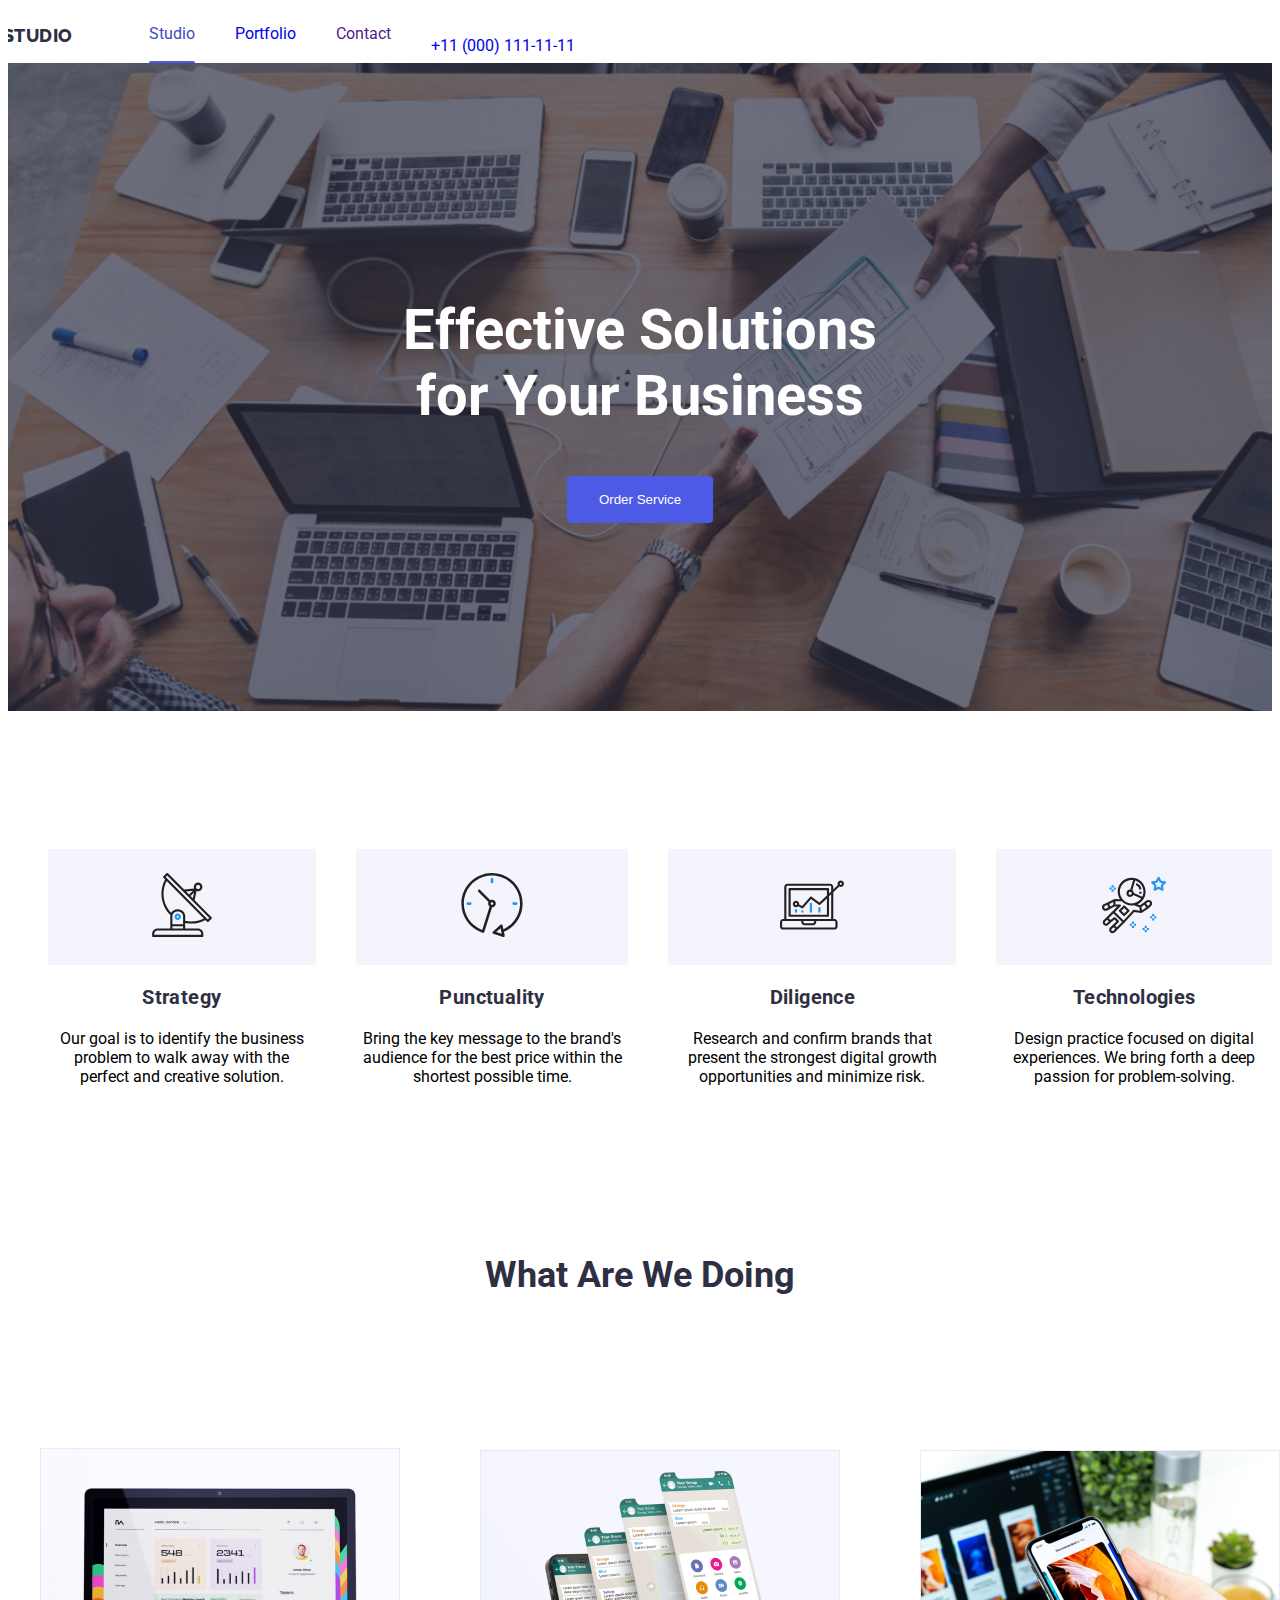
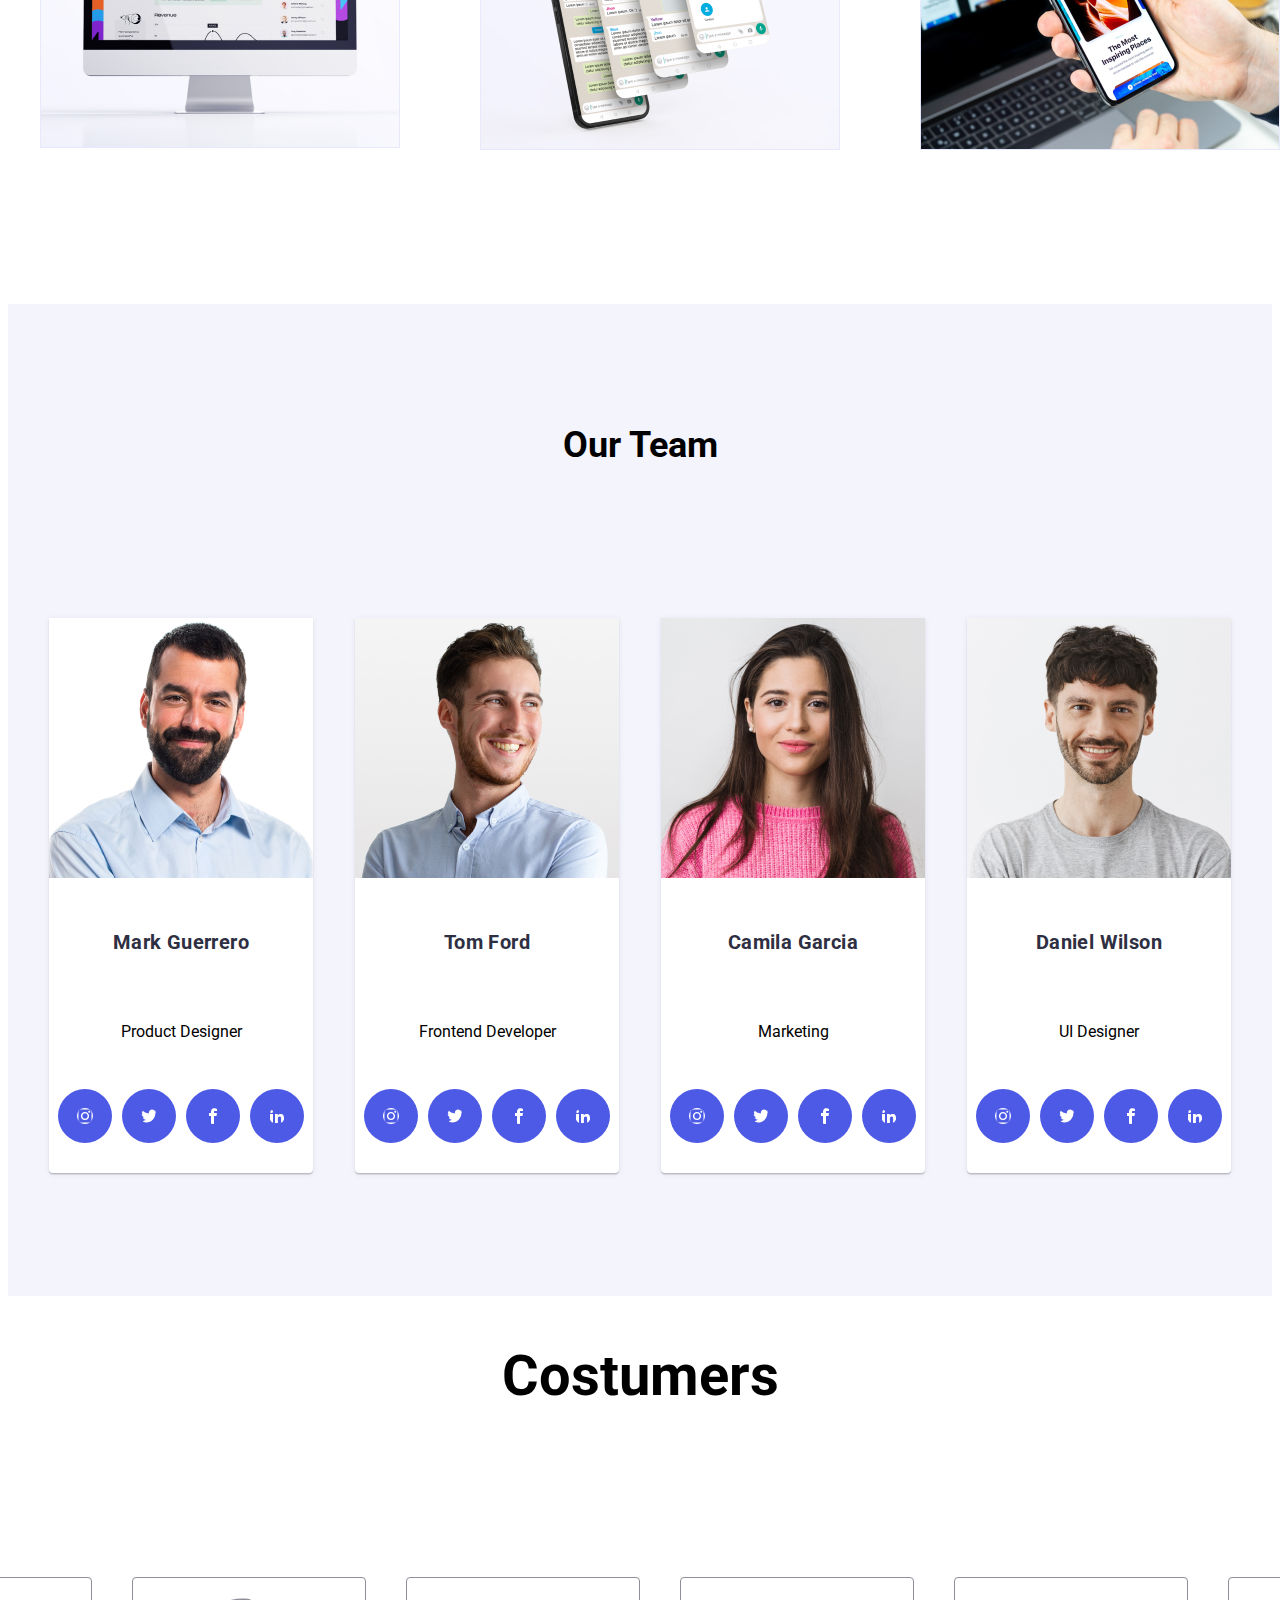
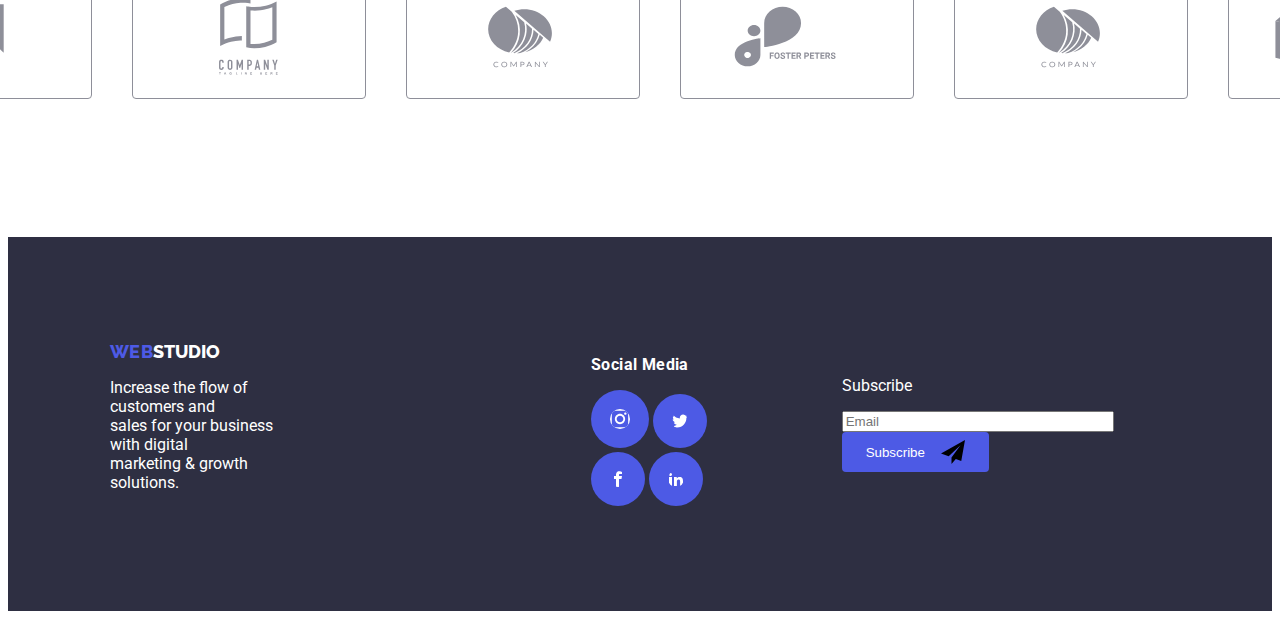
<file: index.html>
<!DOCTYPE html>
<html lang="en">
  <head>
    <meta charset="UTF-8" />
    <meta http-equiv="X-UA-Compatible" content="IE=edge" />
    <meta name="viewport" content="width=device-width, initial-scale=1.0" />
    <title>Homework5</title>
    <link rel="preconnect" href="https://fonts.googleapis.com" />
    <link rel="preconnect" href="https://fonts.gstatic.com" crossorigin />
    <link href="https://fonts.googleapis.com/css2?family=Raleway:wght@800&family=Roboto:wght@400;500;700;900&display=swap" rel="stylesheet" />
    <link rel="stylesheet" href="css/style.css" />

  </head>
  <body>
    <header class="uno">
      <div class="dos">
        <a href="#WEBSTUDIO" class="logo"><span>WEB</span>STUDIO</a>
        <nav class="information">
            <ul class="toraul">
              <li>
                <a href="index.html" class="link nav-link active">Studio</a>
            </li>
            <li>
                <a href="portfolio.html" class="link nav-link">Portfolio</a>
            </li>
            <li>
                <a href="" class="link nav-link">Contact</a>
            </li>
            </ul>
        </nav>
        <div>
          <a class="mai" href="mailto:info@devstudio.com">info@devstudio.com</a>
          <a class="tee" class="tel" href="tel:+110001111111">+11 (000) 111-11-11</a>
      </div>
      </div>
      <div class="telmail">
       
      </div>
    </header>

    <main>
      <section class="effective">
        <h2>Effective Solutions <br>for Your Business </br></h2>
        <button type="button" class="hero-btn" data-modal-open>Order Service</button>
        <div class="backdrop is-hidden" data-modal>
              <div class="modal">
                <button type="button" class="modal-close-btn" data-modal-close>X</button>
                    <svg width="18" height="18" class="service-icon">
                      <use href="./images/icons.svg#close"></use>
                    </svg>
                  
                <h3 class="modalheader">Leave your contacts and we will call you back</h3>
                
                <form class="service-form">
                    <label for="name" class="service-label">
                      <span class="input-label">Name</span>
                      <input type="text" class="service-input" />
                      <svg width="18" height="18" class="service-icon">
                        <use href="./images/icons.svg#person"></use>
                        </svg>
                    </label>
                </form>
                <form class="service-form">
                  <label for="name" class="service-label">
                    <span class="input-label">Phone</span>
                    <input type="text" class="service-input" />
                    <svg width="18" height="18" class="service-icon">
                      <use href="./images/icons.svg#phone"></use>
                    </svg>
                  </label>
                </form>
                <form class="service-form">
                  <label for="name" class="service-label">
                    <span class="input-label">Email</span>
                    <input type="text" class="service-input" />
                    <svg width="18" height="18" class="service-icon">
                      <use href="./images/icons.svg#email"></use>
                    </svg>
                  </label>
                </form>
                <form class="service-form">
                  <label for="comment" class="service-label">
                    <span class="input-label">Comment</span>
                    <textarea class="service-input-textarea" rows="8" placeholder="Text input" ></textarea>
                   </label>

                <label for="agree" class="service-agree">
                  <input type="checkbox" name="agree" class="agree-checkbox" />
                   <svg width="16" height="16" class="agree-check-icon ">
                      <use href="./images/icons.svg#checkbox"></use>
                    </svg>
                    <span class="agree-text">I accept the terms and conditions of the <a href="#">Privacy Policy</a></span>
                </label>
                <button class="modal-send" >Send</button> 
                </form>

              </div>
          </div> 
      </section>

      <section class="strat">
        <div class="stratcom">
            <ul class="toraulin">
              <li>
                <li class="textdesign">  
                  <div class="antenna">
                    <svg width="64" height="64" >
                      <use href="./images/icons.svg#antenna-1 "></use>
                    </svg>
                  </div>              
                  <h3>Strategy</h3>
                    <p>
                    Our goal is to identify the business problem to walk away with the
                    perfect and creative solution.
                    </p>
                </li>                                
                <li>
                  <div class="clock">
                    <svg width="64" height="64">
                       <use href="./images/icons.svg#clock-1 "></use>
                    </svg>
                  </div>
                    <h3>Punctuality</h3>
                    <p>
                    Bring the key message to the brand's audience for the best price
                    within the shortest possible time.
                    </p>
                  </li>  
                               
                  <li>
                    <div class="clock">
                      <svg width="64" height="64">
                         <use href="./images/icons.svg#diagram-1 "></use>
                      </svg>
                    </div>
                      <h3>Diligence</h3>
                    <p>
                    Research and confirm brands that present the strongest digital
                    growth opportunities and minimize risk.
                    </p>
                  </li>
                 
                   <li>
                    <div class="clock">
                      <svg width="64" height="64">
                         <use href="./images/icons.svg#astronaut-1 "></use>
                      </svg>
                    </div>
                     <h3>Technologies</h3>
                    <p>
                     Design practice focused on digital experiences. We bring forth a
                     deep passion for problem-solving.
                     </p>
                    </li>

              </li>        
            </ul>
        </div>

        <div >
          <h2 class="doing">What Are We Doing</h2>
          <div>
            <ul class="toraulin">
              <li>
                <li><img src="images/img1.jpg" alt="monitor" width="360px" height="300px"></li>
                <li></li><img src="images/img 2.jpg" alt="screen layer" width="360px" height="300px"></li>
                <li></li><img src="images/img 3.jpg" alt="phone" width="360px" height="300px"></li>
              </li>     
            </ul>
          </div>
        </div>
      </section>

      <section class="damas">
        <h2 class="team">Our Team</h2>
          <ul class= "toraulin">
                <li class="employee" >                
                    <img class="mark guerrero" src="images/per1.png" alt="mark guerrero">
                    <h3>Mark Guerrero</h3>
                    <p>Product Designer</p>
                    <div class="groupicons">
                      <a class="iconstwo">  
                          <svg width="16" height="16" class="faceicon">
                          <use xlink:href="./images/icons.svg#instagram"></use>
                          </svg>
                          <svg width="16" height="16" class="faceicon">
                          <use xlink:href="./images/icons.svg#twitter-1"></use>
                          </svg>
                          <svg width="16" height="16" class="faceicon">
                          <use xlink:href="./images/icons.svg#facebook"></use>
                          </svg>
                          <svg width="16" height="16" class="faceicon">
                          <use xlink:href="./images/icons.svg#linkedin2"></use>
                          </svg>
                      </a>
                    </div>

                </li>
                <li class="employee" >                
                  <img src="images/per2.jpg" alt="tom ford">
                    <h3>Tom Ford</h3>
                    <p>Frontend Developer</p>
                  <div class="groupicons" >
                    <a class="iconstwo">  
                        <svg width="16" height="16" class="faceicon">
                        <use xlink:href="./images/icons.svg#instagram"></use>
                        </svg>
                        <svg width="16" height="16" class="faceicon">
                        <use xlink:href="./images/icons.svg#twitter-1"></use>
                        </svg>
                        <svg width="16" height="16" class="faceicon">
                        <use xlink:href="./images/icons.svg#facebook"></use>
                        </svg>
                        <svg width="16" height="16" class="faceicon">
                        <use xlink:href="./images/icons.svg#linkedin2"></use>
                        </svg>
                    </a>
                  </div>
               </li>
                
              </li>
              <li class="employee" >                
                  <img src="images/per3.jpg" alt="camila garcia">
                  <h3>Camila Garcia</h3>
                  <p>Marketing</p>
                  <div class="groupicons" >
                     <a class="iconstwo">  
                            <svg width="16" height="16" class="faceicon">
                             <use xlink:href="./images/icons.svg#instagram"></use>
                            </svg>
                            <svg width="16" height="16" class="faceicon">
                              <use xlink:href="./images/icons.svg#twitter-1"></use>
                            </svg>
                              <svg width="16" height="16" class="faceicon">
                           <use xlink:href="./images/icons.svg#facebook"></use>
                            </svg>
                           <svg width="16" height="16" class="faceicon">
                              <use xlink:href="./images/icons.svg#linkedin2"></use>
                           </svg>
                      </a>
                   </div>
             </li>

             <li class="employee" >                
              <img src="images/per4.jpg" alt="daniel wilson">
                <h3>Daniel Wilson</h3>
                <p>UI Designer</p>
              <div class="groupicons" >
                <a class="iconstwo">  
                    <svg width="16" height="16" class="faceicon">
                    <use xlink:href="./images/icons.svg#instagram"></use>
                    </svg>
                    <svg width="16" height="16" class="faceicon">
                    <use xlink:href="./images/icons.svg#twitter-1"></use>
                    </svg>
                    <svg width="16" height="16" class="faceicon">
                    <use xlink:href="./images/icons.svg#facebook"></use>
                    </svg>
                    <svg width="16" height="16" class="faceicon">
                    <use xlink:href="./images/icons.svg#linkedin2"></use>
                    </svg>
                </a>
              </div>
           </li>                  
      </section>
 
      <section class="costumerin">       
          <h2>Costumers</h2>                   
              <ul class="cosicon">
                
                 <a class="cosicon1">  
                    <svg width="164" height="88" class="logo1costumer">
                        <use xlink:href="./images/icons.svg#Logo-6"></use>
                          </svg>

                        <svg width="104" height="64" class="logo1costumer">
                          <use xlink:href="./images/icons.svg#Logo-4"></use>
                        </svg>

                        <svg width="104" height="64" class="logo1costumer">
                          <use xlink:href="./images/icons.svg#Logo-5"></use>
                        </svg>

                        <svg width="104" height="64" class="logo1costumer">
                          <use xlink:href="./images/icons.svg#Logo-2"></use>
                        </svg>

                        <svg width="104" height="64" class="logo1costumer">
                          <use xlink:href="./images/icons.svg#Logo-3"></use>
                        </svg>

                        <svg width="104" height="64" class="logo1costumer">
                                <use xlink:href="./images/icons.svg#Logo-1"></use>
                         </svg>
                  </a>
              </ul>
      </section>
              
    </main>
 
    <footer class="containerf">
      <div>
        <div>
          <a href="#WEBSTUDIO" class="logo2"><span>WEB</span>STUDIO</a>
            <p class="footp">Increase the flow of customers and 
             <br>sales for your business with digital 
              <br>marketing & growth solutions. </br>
                </p>
              </div>
        </div>
        <div class="media">
          <h3 class="socmed">Social Media</h3>
          <div class="groupiconsf">
            <a class="iconstwo2f">
              <svg width="20" height="20" class="faceiconf">
                <use xlink:href="./images/icons.svg#instagram"></use>
              </svg>
              <svg width="16" height="16" class="faceiconf">
                <use xlink:href="./images/icons.svg#twitter-1"></use>
              </svg>
              <svg width="16" height="16" class="faceiconf">
                <use xlink:href="./images/icons.svg#facebook"></use>
              </svg>
              <svg width="16" height="16" class="faceiconf">
                <use xlink:href="./images/icons.svg#linkedin2"></use>
              </svg>
            </a>
            </div>
          </div>
          <div class="footer-sub">
            <p class="footer-subscribe-text">Subscribe</p>
            <form>
              <input type="text" placeholder="Email" class="input-sub" />
              <button class="btn-sub">
                Subscribe
                <svg width="24" height="24">
                  <use href="./images/icons.svg#send"></use>
                </svg>
              </button>
            </form>
          </div>
      </div>         
    </footer>
    <script type="text/javascript" src="./js/modal.js"></script>
  </body>
</html>
</file>
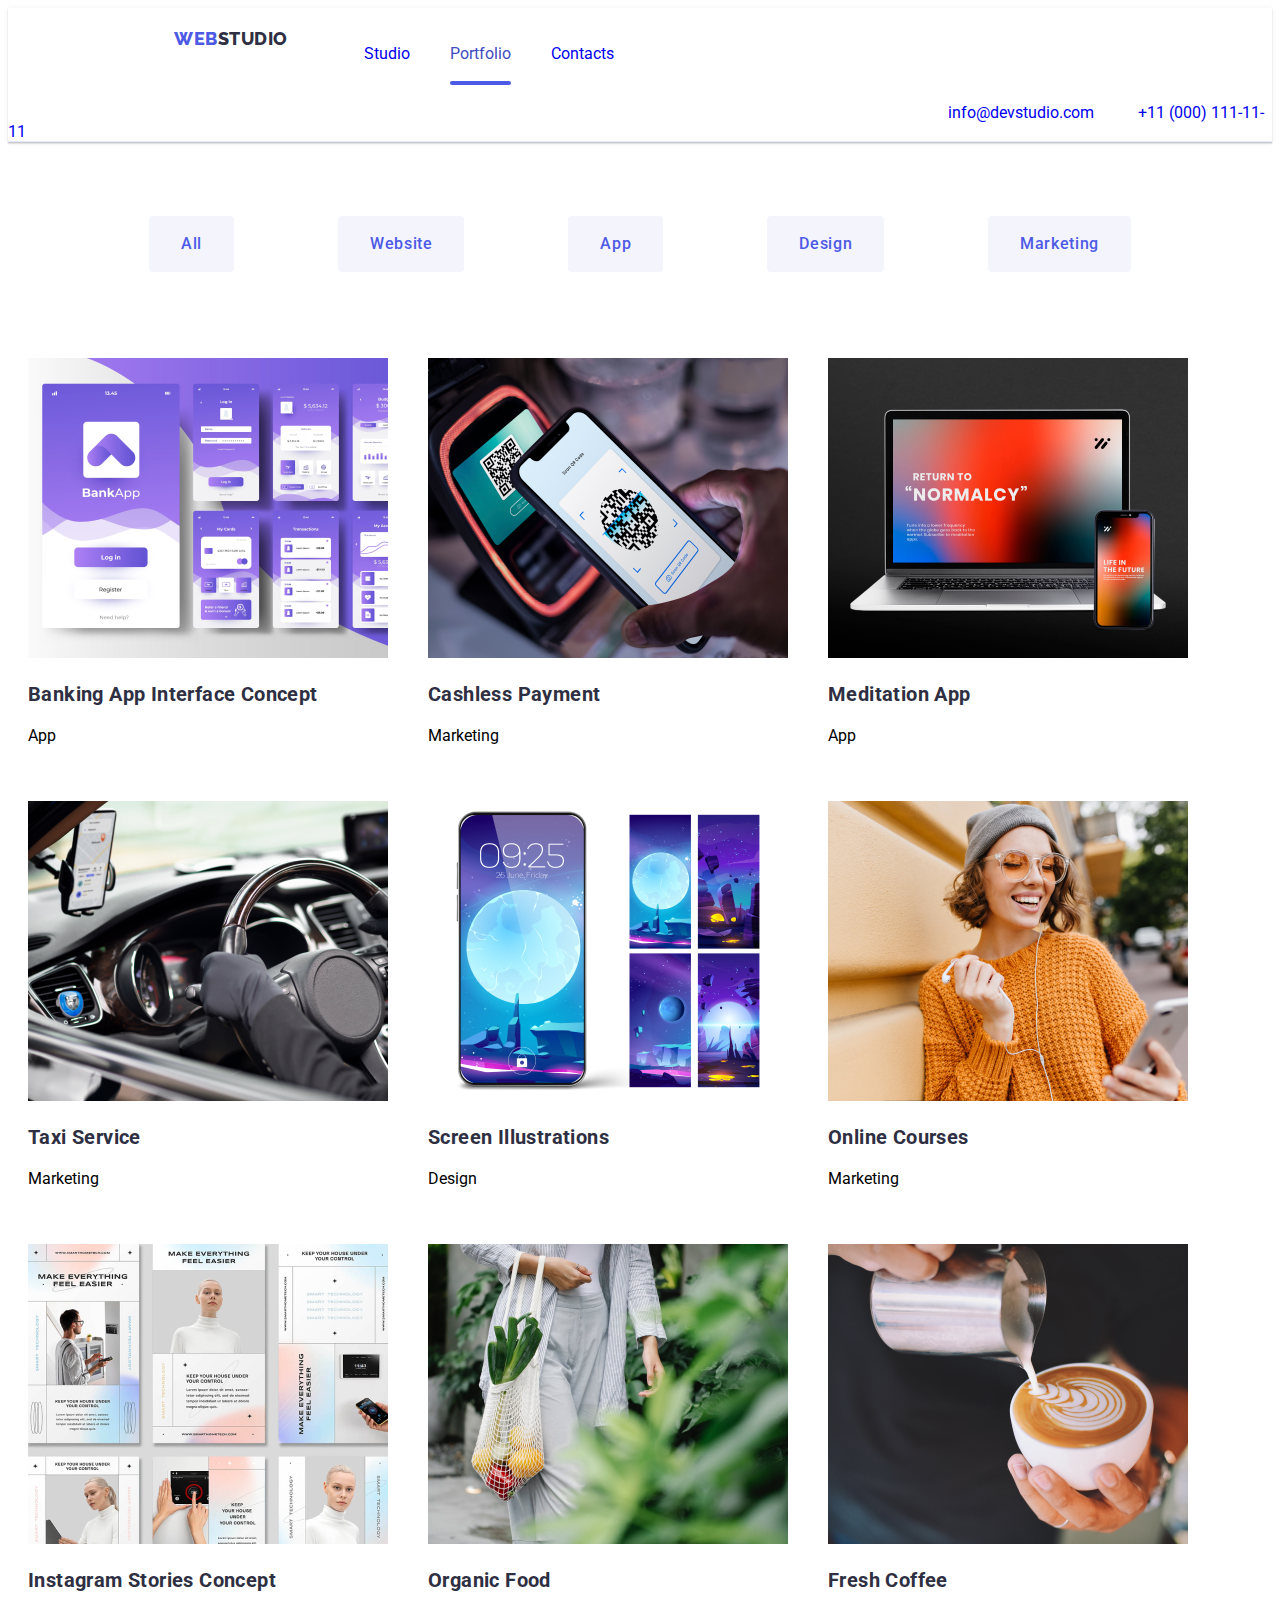
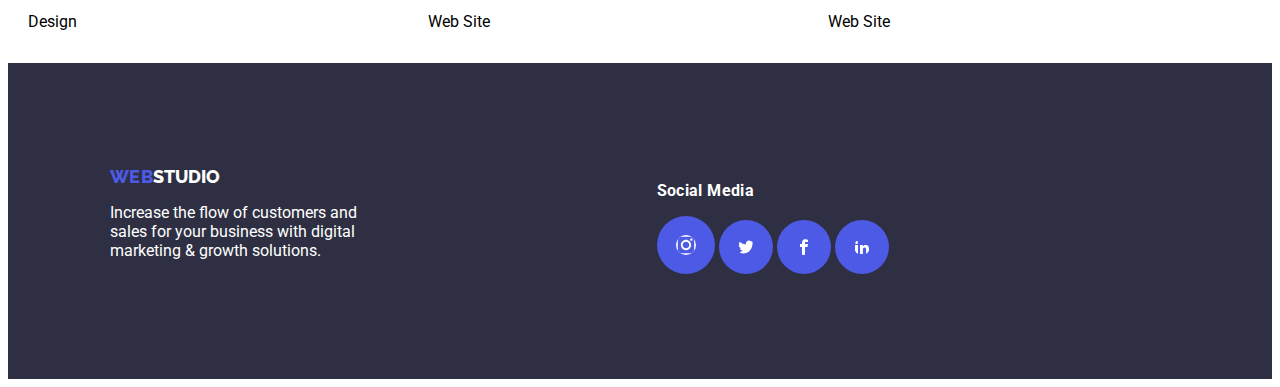
<file: portfolio.html>
<!DOCTYPE html>
<html lang="en">
  <head>
    <meta charset="UTF-8" />
    <meta http-equiv="X-UA-Compatible" content="IE=edge" />
    <meta name="viewport" content="width=device-width, initial-scale=1.0" />
    <title>Portfolio</title>
    <link rel="preconnect" href="https://fonts.googleapis.com" />
    <link rel="preconnect" href="https://fonts.gstatic.com" crossorigin />
    <link href="https://fonts.googleapis.com/css2?family=Raleway:wght@800&family=Roboto:wght@400;500;700;900&display=swap" rel="stylesheet" />
    <link rel="stylesheet" href="css/style.css" />
  </head>

  <body>
    <header class="unof">
      <div class="dosf">
        <a href="#WEBSTUDIO" class="logo"><span>WEB</span>STUDIO</a>
        <nav class="information">
          <ul class="toraul">
            <li>
              <a href="index.html" class="link nav-link">Studio</a>
            </li>
            <li>
              <a href="portfolio.html" class="link nav-link active">Portfolio</a>
            </li>
            <li>
              <a href="index.html" class="link nav-link">Contacts</a>
            </li>
          </ul>
        </nav>
      </div>
      <div class="telmail">
        <div>
            <a class="mai" href="mailto:info@devstudio.com">info@devstudio.com</a>
            <a class="tee" class="tel" href="tel:+110001111111">+11 (000) 111-11-11</a>
      </div>
      </div>
    </header>
    <main>
       <section>
        <div class="projectbut">
          <button class="buttonf">All</button>
          <button class="buttonf">Website</button>
          <button class="buttonf">App</button>
          <button class="buttonf">Design</button>
          <button class="buttonf">Marketing</button>
        </div>

        <div class="container">
          <ul class="list">
            <li class="lista">

              <div class="projectimg">
                <img src="images/bank.jpg" alt="bankapp" />
                <div class="projectimgcaption">
                  <p>14 Stylish and User-Friendly App Design Concepts · Task Manager App · Calorie Tracker App · Exotic Fruit Ecommerce App · Cloud Storage App   </p>
                </div>
              </div>
              <div class="project-caption">
                <h3 class="baking">Banking App Interface Concept</h3>
                <p>App</p>
              </div>
            </li>

             <li class="lista">

              <div class="projectimg">
                <img src="images/cashless.jpg" alt="cashless">
                <div class="projectimgcaption">
                  <p>14 Stylish and User-Friendly App Design Concepts · Task Manager App · Calorie Tracker App · Exotic Fruit Ecommerce App · Cloud Storage App   </p>
                </div>
              </div>
              <div class="project-caption">
                <h3 class="baking">Cashless Payment</h3>
                <p>Marketing</p>
              </div>
            </li>
            <li>
              <img src="images/meditation.jpg" alt="meditation">
              <div class="project-caption">
                <h3 class="baking">Meditation App</h3>
                <p>App</p>
              </div>
            </li>

            <li>
              <img src="images/taxi.jpg" alt="taxi">
              <div class="project-caption">
                <h3 class="baking">Taxi Service</h3>
                <p>Marketing</p>
              </div>
            </li>

            <li>
              <img src="images/screen illutration.jpg" alt="screen">
              <div class="project-caption">
                <h3 class="baking">Screen Illustrations</h3>
                <p>Design</p>
              </div>
            </li>

            <li>
              <img src="images/online courses.jpg" alt="onlinecourse">
              <div class="project-caption">
                <h3 class="baking">Online Courses</h3>
                <p>Marketing</p>
              </div>
            </li>

            <li>
              <img src="images/instagram.jpg" alt="ig">
              <div class="project-caption">
                <h3 class="baking">Instagram Stories Concept</h3>
                <p>Design</p>
              </div>
            </li>

            <li>
              <img src="images/organicfood.jpg" alt="organic">
              <div class="project-caption">
                <h3 class="baking">Organic Food</h3>
                <p>Web Site</p>
              </div>
            </li>

            <li>
              <img src="images/freshcoffee.jpg" alt="bcoffee">
              <div class="project-caption">
                <h3 class="baking">Fresh Coffee</h3>
                <p>Web Site</p>
              </div>
            </li>


          </ul>
        </div>
      </section>
      </main>
    
    <footer>
      <div>
          <a href="#WEBSTUDIO" class="logo2"><span>WEB</span>STUDIO</a>
            <p class="footp">Increase the flow of customers and 
             <br>sales for your business with digital 
              <br>marketing & growth solutions. </br>
                </p>
       </div>
        <div class="media" >
        <h3 class= "socmed">Social Media</h3>
              <div class="groupiconsf" >
                <a class="iconstwo2f">  
                   <svg width="20" height="20" class="faceiconf">
                      <use xlink:href="./images/icons.svg#instagram"></use>
                  </svg>
                 <svg width="16" height="16" class="faceiconf">
                      <use xlink:href="./images/icons.svg#twitter-1"></use>
                  </svg>
                  <svg width="16" height="16" class="faceiconf">
                      <use xlink:href="./images/icons.svg#facebook"></use>
                  </svg>
                  <svg width="16" height="16" class="faceiconf">
                      <use xlink:href="./images/icons.svg#linkedin2"></use>
                  </svg>
                </a>
              </div> 
      </div>         
    </footer>
  </body>
</html>
</file>
<file: css/style.css>
:root {
    --iris: #4D5AE5;
    --navyblue: #2E2F42;
    --ocean: #404bbf;
    --white: #fff;
    --slate: #434455;
    --cornflower: #e7c9fc;
    --cloud: #f4f4fd;
    --lightslate: #8E8F99
}

header {
    display: flex;
    justify-content: center;
    align-items: center;
    overflow: hidden;
}

.logo {
    color: #2E2F42;
    font-family: Raleway, sans serif;
    font-size: 18px;
    font-style: normal;
    font-weight: 800;
    line-height: 21px; 
    letter-spacing: 0.54px;
    text-transform: uppercase;
    padding-right: 76px;

}
.logo span {
    font-family: raleway, sans serif;
    color: #4D5AE5;
    font-size: 18px;
    font-style: normal;
    font-weight: 800;
    padding-left: 156px;

}

body {
    font-family: "roboto", sans-serif;
}

.toraul {
    list-style: none;
    padding-left: 0;
    display: flex;
    gap: 40px;
    text-align: left; 

} 
.toraulin {
    list-style: none;
    padding-left: 0;
    display: flex;
    padding-top: 122px;
    padding-bottom: 122px;
    gap: 40px;
    align-items: center;
    text-align: left; 
    justify-content: center;
    background-color: cloud;
}
.textdesign {
    text-align: left;
}



.toraulin p {
    text-align: center;
}


.markguerrero {
    height: 260px;
    width: 264px;
}





    

.dos {
    display: flex;
}



head:hover {
    color: rgb(129, 5, 102);
  
}


.uno {
   display: flex;
   align-items: center;
  
}


.dos {
   align-items: center;
}


.mai {
    margin-left: 940px;
    gap: 40px;
   
}
.tee {
    margin-left: 40px;
}

.tel {
    text-align: right
}



/*GENERAL STYLING*/
.list {
    list-style: none;
    padding-left: 0;
    display: flex;
}
a {
    text-decoration: none;
    
}
.effective {
    background: linear-gradient(rgba(46, 47, 66, 0.7), rgba(46, 47, 66, 0.7)), url("../images/people-office-1.jpg");
    background-size: cover;
    padding-top: 188px;
    padding-bottom: 188px;
    text-align: center;
    color: #fff;
}
h2 {
    text-align: center;
    font-size: 56px;
    font-family: roboto, sans serif;
    font-style: normal;
}
h3 {
    text-align: center;
}
button {
    color: white;
    border-radius: 4px;
    background: #4D5AE5;
    border: none;
    cursor: pointer;  
    padding: 16px 32px; 
}
button:hover {
    color:blue;
    background-color: rgb(94, 142, 246);
   
}


.stratcom {
    font-family: roboto, sans serif;
    font-style: normal;
    text-decoration: none;
    
}
h3 {
    color: #2E2F42;
    font-family: roboto, sans serif;
    font-size: 20px;
    font-style: normal;
    font-weight: 700;
    letter-spacing: .4px;
    text-align: center;
   

}
.doing {
    color: #2E2F42;
    font-family: roboto, sans serif;
    font-size: 36px;
    font-style: normal;
    font-weight: 700;
    text-align: center;
}

.team {
    color: cloud#2E2F42;
    font-family: roboto, sans serif;
    font-size: 36px;
    font-style: normal;
    font-weight: 700;
    text-align: center;
    padding-top: 120px;
}

.logo2 span {
    color: var(--IRIS, #4D5AE5);
    font-family: Raleway;
    font-size: 18px;
    font-style: normal;
    font-weight: 800;
    line-height: 21px; /* 116.667% */
    letter-spacing: 0.54px;
    text-transform: uppercase;
}
.logo2 {
    color: white;
    font-family: Raleway;
    font-size: 18px;
    font-style: normal;
    font-weight: 800;
    text-transform: uppercase;
}

.pointer {
    cursor: pointer;
}

.costumers {
    text-align: center;
}

.antenna {
    padding: 24px 0;
    text-align: center;
    background-color: var(--cloud);     
}
.clock {
    padding: 24px 0;
    text-align: center;
    background-color: var(--cloud);
}

.iconstwo {
    display: flex;
    justify-content: space-around;
    gap: 10px;

}
.faceicon {
    background-color: var(--iris);
    padding: 19px;
    border-radius: 50%;
    fill: var(--white);
}
.employee {
    width: 264px;
    display: inline-flex;
    padding-bottom: 30px;
    flex-direction: column;
    justify-content: center;
    align-items: center;
    gap: 32px;
    background-color: var(--white);
    border-radius: 0px 0px 4px 4px;
    box-shadow: 0px 2px 1px 0px rgba(14, 14, 20, 0.08), 0px 1px 1px 0px rgba(1, 3, 36, 0.16), 0px 1px 6px 0px rgba(46, 47, 66, 0.08);
    margin: 1px;
}

.damas {
    background-color: var(--cloud)
    
}   



/* CUSTUMERS ARE  */



Costumer Area 

.cosicon{
    flex: content;
    flex-wrap: wrap;
    justify-content: center;
    gap: 24px;
    justify-content: center;
    border-radius: 4px;
   
 }

.cosicon1 {
    justify-content: center;
    align-items: center;
    display: inline-flex;
    align-items: flex-start;display: flex;
    padding-top: 122px;
    padding-bottom: 122px;
    gap: 40px;
    fill: var(--lightslate);
   
}
.cosicon1 svg {
    fill: var(--lightslate) ;
    padding: 16px 32px;
}

.logo1costumer {
    border-radius: 4px;
    border: 1px solid var(--LIGHT-SLATE, #8E8F99);
    width: 104px;
    height: 56px;
    flex-shrink: 0;
    width: 168px;
    height: 88px;
}
.logo1costumer:hover,
.logo1costumer:focus svg  {
    border-color: var(--iris);
}
.logo1costumer:hover,
.logo1costumer:focus svg  {
    fill: var(--iris);
}

.active {
    color: var(--ocean);
}
.active::after {
    content: " ";
    display: block;
    height: 4px;
    width: 100%;
    border-radius: 2px;
    background-color: var(--iris);
   bottom: -18px;
    position: relative;
    left: 0;  
}



/* MODAL */

.modal {
    background-color:pink;
    width: 408px;
   
    border-radius: 4px;
    padding: 24px;  
}

.data-modal-content {
    background-color: gray;
    position: absolute;
    top: 0;
    left: 10px;  
    width: 100%;
    height: 100%; 
    display: flex;
    align-items: center;
    justify-content: center;
    
}
.modal-close-btn {
    border-radius: 100%;
    border: 1px solid black rgba(0, 0, 0 0.1);
    background-color: lightblue;
    color: black;
    margin-left: auto;
    display: block;
    transition: fill 250ms cubic-bezier(0.4 0 0.2 1), border 250ms cubic-bezier(0.4 0 0.2 1);
    cursor: pointer;
    align-items: center;
    justify-content: center;
}
.modal-close-btn:hover {
    fill: navy;
    border: 2px solid currentColor;
}
.backdrop {
    width: 100%;
    height: 100%;
    background-color: rgba(0, 0, 0, 0.4);
    position: fixed;
    top: 0;
    display: flex;
    justify-content: center;
    align-items: center;
    transition: fill 250ms cubic-bezier(0.4 0 0.2 1)
}

.is-hidden {
    pointer-events: none;
    opacity: 0;
}
.modalheader h2 {
    color:black;

}
.service-label {
    display: flex;
    flex-direction: column;
    margin-bottom: 30px;
    width: 100%;
    position: relative;

}
.input-label {
    color: var(--white);
    text-align: left;
    margin-bottom: 8px;
}
.service-input {
    padding: 12px 40px;
    border: 1px solid black;
    border-radius: 6px;
    transition: 250ms;
    transition-property: color, border-color, background-color;
    transition-timing-function: cubic-bezier(0.4 0 0.2 1);
}
.service-icon {
    padding-top: 8px;
    position: absolute;
    top: 49%;
    left: 15px;
    fill: yellowgreen;
    transition: fill 250ms cubic-bezier(0.4 0 0.2 1);
}
.service-input:focus + .service-icon
.service-input:hover +.service-icon {
    fill: var(--iris);
}
.service-input:hover {
    border: 1px solid var(--iris);
    
}
.service-input-textarea {
    border: 1px solid var(--iris);
    border-radius: 4px;
    transition: 250ms;
    transition-property: color, border-color, background-color;
    transition-timing-function: cubic-bezier(0.4 0 0.2 1);
    padding: 8px 16px;
}
.service-agree {
    display: flex;
    align-items: center;
    justify-content: center;
}
.agree-text{
    font-size: 12px;
}
.agree-checkbox {
    appearance: none;
    width: 20px;
    height: 20px;
    position: relative;
    left: 23px;
    opacity: 0;

}
.agree-check-icon {
    margin-right: 8px;
    fill: none;
    border: 2px solid black;
    border-radius: 2px;
    transition: 250ms;
    transition-property: border-color, background-color, fill;
    transition-timing-function: cubic-bezier(0.4 0 0.2 1);
}
.service-agree .agree-checkbox:focus + .agree-check-icon,
.service-agree .agree-checkbox:checked:focus + .agree-check-icon {
    outline: 2px solid #212121;

}
.service-agree .agree-checkbox:checked + .agree-check-icon {
    background-color: var(--iris);
    border-color: var(--iris);
    fill: white;
    outline: none;
    stroke: var(--white);
    stroke-width: 0.2;
}
.modal-send {
    padding: 16px 32px;
    border-radius: 4px;
    background: var(--IRIS, #4D5AE5);
    box-shadow: 0px 4px 4px 0px rgba(0, 0, 0, 0.15);
    gap: 10px;
    

}








/* FOOTER AREA  */



footer {
    background-color: #2E2F42;
    padding: 101.5px;
    display: flex;
    text-decoration: none;
    align-items: center;}

footer .toraulin {
    padding-top: 0;
    padding-bottom: 0;}
footer .iconstwo {
    justify-content: left;
    text-decoration: none;
    margin-left: 200px;
}
.footp {
    color: white;
    font-family: Roboto;
    font-size: 16px;
    font-style: normal;
    font-weight: 400;
}

.media {
    color: cloud#2E2F42;
    font-family: roboto, sans serif;
    font-style: normal;
    font-weight: 700;
    text-align: left;
    margin-left: 300px;
    text-align: left;
    
}
.socmed {
    color: var(--white);
    font-family: Roboto;
    font-size: 16px;
    font-style: normal;
    text-align: left;
   

}
.groupicons {
    justify-content: center;

}

.faceiconf {
    background-color: var(--iris);
    padding: 19px;
    border-radius: 50%;
    fill: var(--white);
}
.iconstwof {
    display: flex;
    justify-content: space-around;
    gap: 10px;
}
.subscribe {
    color: var(--white);
        font-family: Roboto;
        font-size: 16px;
        font-style: normal;
        text-align: left;
        display: flex;
            justify-content: space-around;
            gap: 10px;
}.containerf {
    display: flex;
}






/* Portfolio Are  */


.unof {
    border-bottom: 1px solid var(--CORNFLOWER, #E7E9FC);
    background: var(--WHITE, #FFF);
    box-shadow: 0px 1px 6px 0px rgba(46, 47, 66, 0.08), 0px 1px 1px 0px rgba(46, 47, 66, 0.16), 0px 2px 1px 0px rgba(46, 47, 66, 0.08);
    display: inline-block;
       
}.dosf {
    display: inline-block;
    justify-content:center ;
    display: inline-flex;
    align-items: flex-start;
    flex-wrap: wrap;
    padding: 20px 10px;
}

.projectbut {
    text-align: center;
    border-radius: 4px;
}
.buttonf {
    
    text-align: center;
/* Button Text */
    font-family: Roboto;
    font-size: 16px;
    font-style: normal;
    font-weight: 500;
    line-height: 24px; /* 150% */
    letter-spacing: 0.64px;
    padding: 12px 24px;
    margin: 70px 50px;
    color: var(--iris);
    border-radius: 4px;
    background: var(--CLOUD, #F4F4FD);
    border: none;
    cursor: pointer;  
    padding: 16px 32px; 
}
.buttonf:hover {
    color: white;
}


.list {
    display: flex;
    width: 100%;
    flex-wrap: wrap;
    text-align: left;
    gap: 40px;  
    padding-left: 0;
    align-items: center;
    text-align: center; 
    justify-content: center;
    display: inline-flex;
    align-items: center;
    flex-wrap: wrap;
    

}
.lista {
    width: 360px;
    overflow: hidden;
  
}

.project li img {
    width: 100%;
    display: block;
}
.projectimg {
    position: relative;
    overflow: hidden;
}
.lista:hover .projectimgcaption {
    opacity: 1;
    transform: translateY(0);

}
.projectimgcaption {
    position: absolute;
    background: rgba(77, 90, 229, 0.8);
    color: var(--white);
    height: 100%;
    width: 100%;
    top: 0;
    left: 0;
    opacity: 0;
    transform: translateY(100%);
    transition: transform 0.25s cubic-bezier(0.4, 0, 0.2, 1);

}
.projectimgcaption p {
    padding: 40px 32px;
} 


.project-caption {
   text-align: left;

}
.baking {
    text-align: left;
    
}
.container {
    display: flex;
    align-items: center;
    justify-content: center;
    display: inline-flex;
    align-items: flex-start;
    flex-wrap: wrap;

}

.footer-sub {
    margin-left: 80px; 
}

.footer .team-socials-icon {
    margin-right: 10px;
}

.footer-social-text,
.footer-subscribe-text {
    margin-top: 0;
    color: white;
}
          
.btn-sub {
    display: inline-flex;
    align-items: center;
    color: white;
    padding: 8px 24px;
    gap: 16px;
    background-color: var(--iris);
    border: none;
    border-radius: 4px;
}   
@media (min-width: 428px) {
    .container {
        width: 428px;
    }
}

@media (min-width: 768px) {
    /* 768px to 1199px */

    .mobile-nav,
    .js-close-menu {
        display: none;
    }

    .container {
        width: 768px;
    }

    .about-item,
    .team-item {
        flex-basis: calc(100% / 2 - 30px);
    }

    .customer-icon {
        flex-basis: calc(100% / 3 - 30px);
    }

    .footer {
        text-align: center;
    }

    .input-sub {
        width: 264px;
        margin-right: 24px;
    }
}

@media (min-width: 1200px) {
    .desktop-contacts {
        display: flex;
        column-gap: 30px;
    }

    .container {
        width: 1200px;
    }

    .about-item,
    .team-item {
        flex-basis: calc(100% / 4 - 30px);
    }

    .customer-icon {
        flex-basis: calc(100% / 6 - 30px);
    }
}

@media (max-width: 767px) {
    .desktop-nav {
        display: none;
    }

    .mobile-menu.is-open {
        transform: translateX(0);
    }

    .js-close-menu {
        position: absolute;
        top: 10px;
        right: 25px;
    }

    .mobile-menu {
        top: 0;
        display: block;
        height: 100vh;
        width: 100%;
        position: fixed;
        background-color: white;
        transform: translateX(100%);
        transition: transform 250ms ease-in-out;
        transition-timing-function: cubic-bezier(0.4, 0, 0.2, 1);
    }

    .what-we-do {
        display: none;
    }

    .about-item h3 {
        font-size: 36px;
        margin-bottom: 8px;
    }

    .about-item p {
        margin-top: 0;
    }

    .about-icon {
        display: none;
    }

    .footer-inner {
        justify-content: center;
    }
}

@media (max-width: 427px) {
    .hero-text 
        font-size: 36px;
        letter-spacing: 0.72px;
        line-height: 1.11;
    }

    .about-item h3 {
        text-align: center;
    }
</file>
